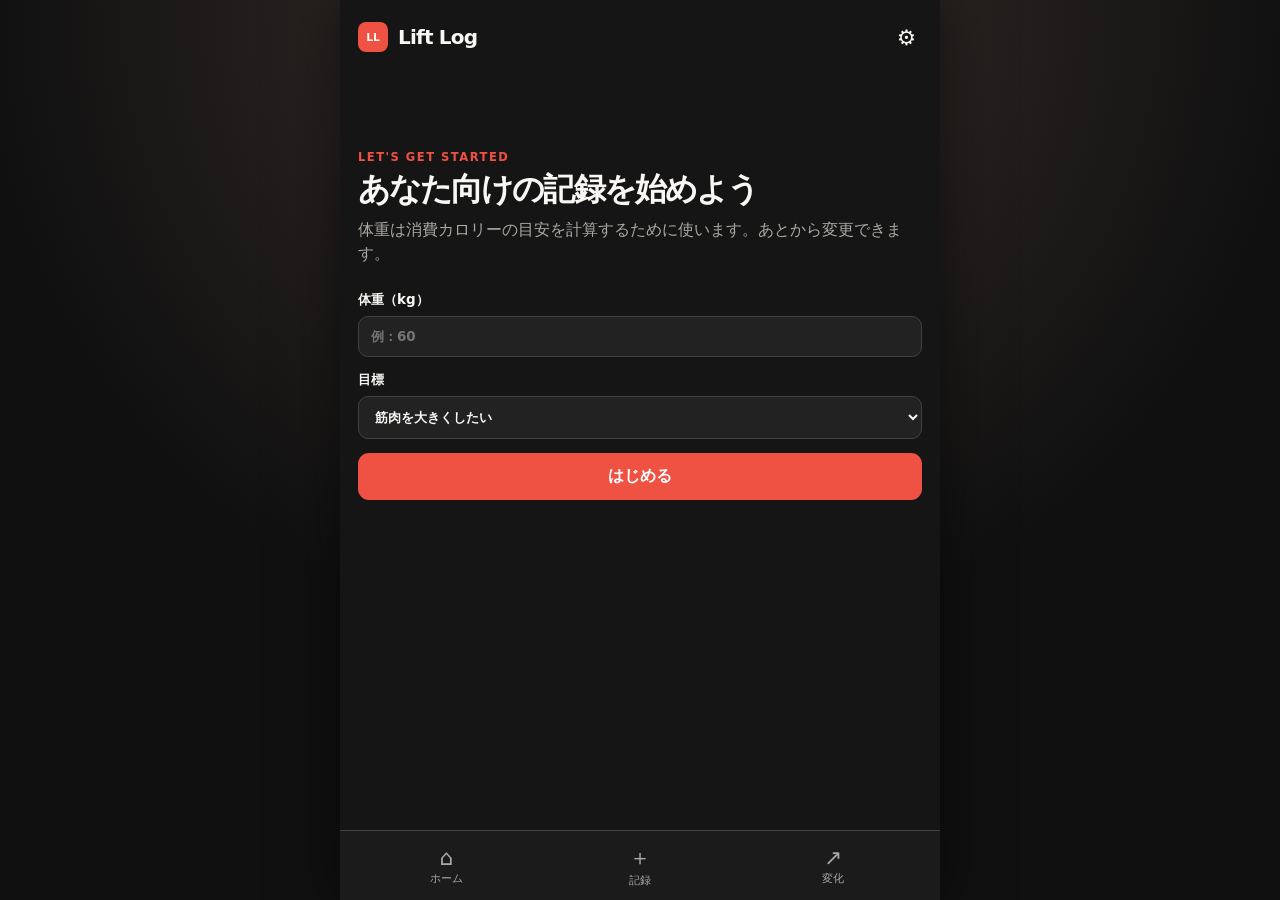
<file: index.html>
<!doctype html>
<html lang="ja">
<head>
  <meta charset="UTF-8">
  <meta name="viewport" content="width=device-width, initial-scale=1, viewport-fit=cover">
  <meta name="theme-color" content="#151515">
  <meta name="apple-mobile-web-app-capable" content="yes">
  <link rel="manifest" href="manifest.webmanifest?v=6">
  <link rel="apple-touch-icon" href="icon.svg">
  <link rel="stylesheet" href="style.css?v=6">
  <link rel="stylesheet" href="history.css?v=6">
  <link rel="stylesheet" href="calendar-v7.css?v=7">
  <title>Lift Log</title>
</head>
<body>
  <main class="app">
    <header class="topbar"><div class="brand"><span>LL</span><h1>Lift Log</h1></div><button id="settings" class="icon" aria-label="設定">⚙</button></header>
    <section id="onboarding" class="onboarding" hidden></section>
    <section id="home" hidden></section>
    <section id="workout" hidden></section>
    <section id="progress" hidden></section>
    <section id="settingsPage" hidden></section>
  </main>
  <nav id="nav" hidden><button data-page="home">⌂<span>ホーム</span></button><button data-page="workout">＋<span>記録</span></button><button data-page="progress">↗<span>変化</span></button></nav>
  <dialog id="dialog"></dialog>
  <script src="app-v7.js?v=7"></script>
</body>
</html>
</file>
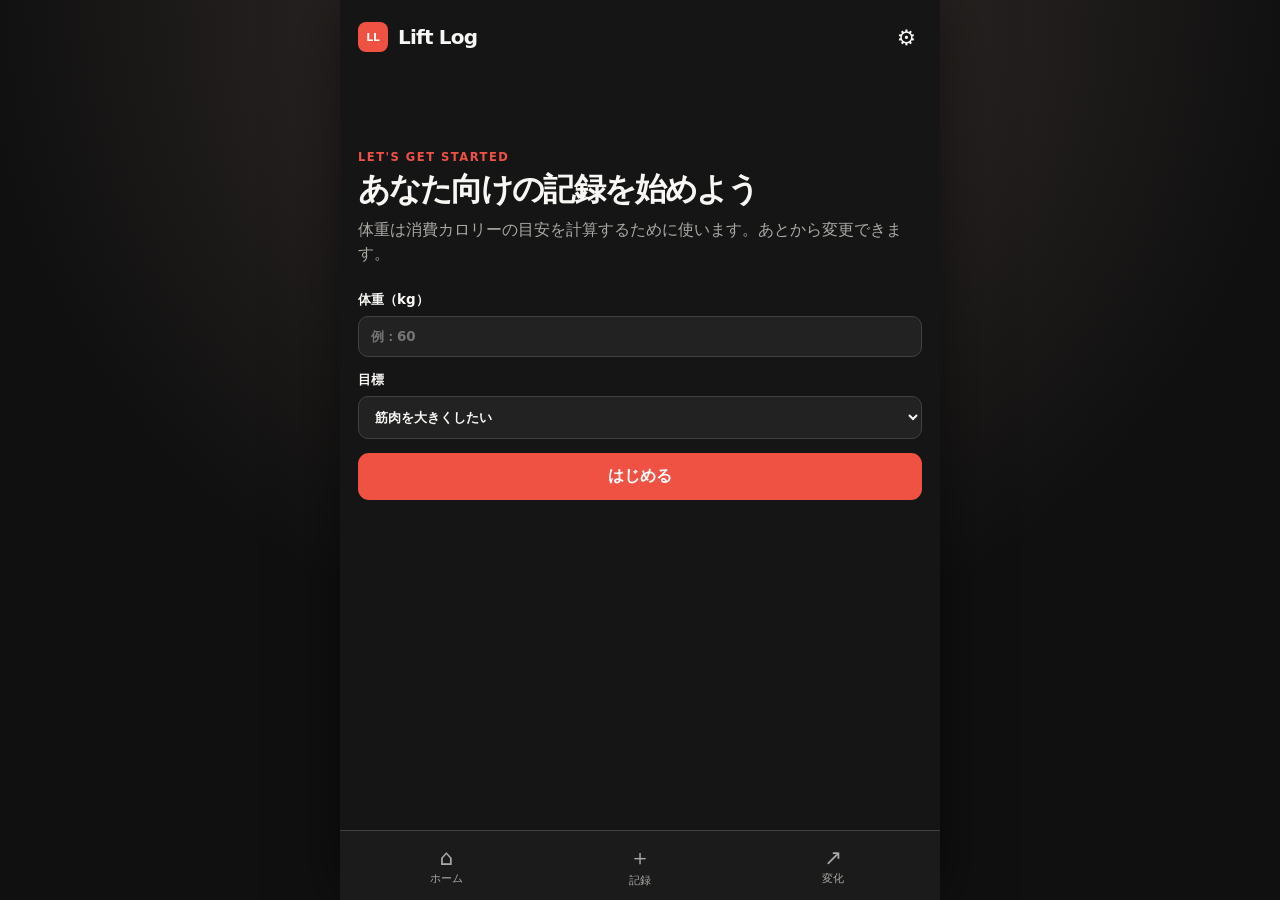
<file: index-v7.html>
<!doctype html>
<html lang="ja">
<head>
  <meta charset="UTF-8">
  <meta name="viewport" content="width=device-width, initial-scale=1, viewport-fit=cover">
  <meta name="theme-color" content="#151515">
  <meta name="apple-mobile-web-app-capable" content="yes">
  <link rel="manifest" href="manifest-v7.webmanifest">
  <link rel="apple-touch-icon" href="icon.svg">
  <link rel="stylesheet" href="style.css?v=7">
  <link rel="stylesheet" href="history.css?v=7">
  <link rel="stylesheet" href="calendar-v7.css?v=7">
  <title>Lift Log</title>
</head>
<body>
  <main class="app">
    <header class="topbar"><div class="brand"><span>LL</span><h1>Lift Log</h1></div><button id="settings" class="icon" aria-label="設定">⚙</button></header>
    <section id="onboarding" class="onboarding" hidden></section>
    <section id="home" hidden></section>
    <section id="workout" hidden></section>
    <section id="progress" hidden></section>
    <section id="settingsPage" hidden></section>
  </main>
  <nav id="nav" hidden><button data-page="home">⌂<span>ホーム</span></button><button data-page="workout">＋<span>記録</span></button><button data-page="progress">↗<span>変化</span></button></nav>
  <dialog id="dialog"></dialog>
  <script src="app-v7.js?v=7"></script>
</body>
</html>
</file>
<file: style.css>
:root{--bg:#151515;--panel:#222;--panel2:#2d2d2d;--line:#414141;--ink:#f8f7f4;--muted:#aaa8a3;--red:#ef5143;--orange:#f9a443;--green:#78c66e}*{box-sizing:border-box}body{margin:0;background:var(--bg);color:var(--ink);font-family:system-ui,-apple-system,"Segoe UI",sans-serif}.app{width:min(100%,600px);min-height:100dvh;margin:auto;padding:calc(16px + env(safe-area-inset-top)) 18px calc(92px + env(safe-area-inset-bottom))}.topbar{display:flex;height:42px;align-items:center;justify-content:space-between;margin-bottom:20px}.brand{display:flex;align-items:center;gap:10px}.brand span{display:grid;place-items:center;width:30px;height:30px;border-radius:8px;background:var(--red);font-size:.67rem;font-weight:900}.brand h1{margin:0;font-size:1.25rem;letter-spacing:-.04em}.icon,.text{border:0;background:none;color:var(--ink);font:inherit;cursor:pointer}.icon{font-size:1.35rem}.onboarding{padding-top:8vh}.kicker{margin:0 0 7px;color:var(--red);font-size:.72rem;font-weight:800;letter-spacing:.13em}.onboarding h2{margin:0 0 10px;font-size:2rem;letter-spacing:-.06em;line-height:1.16}.lead,.muted{color:var(--muted);line-height:1.5}.lead{margin:0 0 25px}.stack{display:grid;gap:14px}label{display:grid;gap:7px;font-size:.84rem;font-weight:750}input,select{width:100%;min-width:0;border:1px solid var(--line);border-radius:10px;padding:12px;background:var(--panel);color:var(--ink);font:inherit}input:focus,select:focus{outline:2px solid #ef514366;border-color:var(--red)}button{font:inherit}.primary,.secondary{border:0;border-radius:11px;padding:13px 15px;color:#fff;font-weight:850;cursor:pointer}.primary{background:var(--red)}.secondary{background:var(--panel2);border:1px solid var(--line)}.card{border:1px solid var(--line);border-radius:15px;background:var(--panel);padding:16px}.hero{border:1px solid var(--line);border-radius:17px;padding:22px;background:linear-gradient(135deg,#363636,#202020)}.hero .date{color:var(--muted);font-size:.78rem}.hero h2{margin:8px 0;font-size:1.65rem;letter-spacing:-.055em;line-height:1.12}.hero p{margin:0;color:#d4d2cd;font-size:.88rem}.section-head{display:flex;align-items:end;justify-content:space-between;margin:27px 0 11px}.section-head h2{margin:0;font-size:1.13rem;letter-spacing:-.03em}.section-head button{color:var(--red);font-size:.8rem}.part-grid{display:grid;grid-template-columns:1fr 1fr;gap:10px}.part{min-height:78px;text-align:left;border:1px solid var(--line);border-radius:13px;background:var(--panel);color:var(--ink);padding:14px;cursor:pointer}.part strong{display:block;font-size:1.05rem}.part small{display:block;margin-top:5px;color:var(--muted)}.part.selected{border-color:var(--red);background:#412724}.part.selected small{color:#f6b0aa}.recommend{border-left:4px solid var(--orange)}.recommend p{margin:5px 0 0;font-size:.86rem;color:var(--muted)}.stats{display:grid;grid-template-columns:repeat(3,1fr);gap:9px}.stat strong{display:block;font-size:1.35rem;letter-spacing:-.06em}.stat span{font-size:.72rem;color:var(--muted)}.exercise{display:grid;grid-template-columns:1.25fr .8fr .65fr .65fr 28px;gap:7px;align-items:end;border-bottom:1px solid var(--line);padding:12px 0}.exercise:last-child{border:0}.exercise label{font-size:.68rem}.exercise input,.exercise select{padding:9px 7px;font-size:.86rem}.remove{border:0;background:none;color:#ff9a92;font-size:1.25rem;cursor:pointer;padding-bottom:7px}.mini-label{font-size:.73rem;color:var(--muted);font-weight:700}.actions{display:grid;gap:10px;margin-top:16px}.two{display:grid;grid-template-columns:1fr 1fr;gap:10px}.calorie{background:#263128;border-color:#416044}.calorie strong{font-size:1.45rem;color:var(--green)}.notice{font-size:.78rem;line-height:1.5;color:var(--muted)}.history{display:grid;gap:9px}.history-item{display:flex;align-items:center;gap:10px}.history-item .grow{flex:1}.history-item h3{margin:0;font-size:.94rem}.history-item p{margin:4px 0 0;font-size:.75rem;color:var(--muted)}.tag{color:var(--orange);font-size:.72rem;font-weight:800}.empty{padding:25px 12px;border:1px dashed var(--line);border-radius:13px;text-align:center;color:var(--muted);font-size:.85rem}nav{position:fixed;z-index:4;bottom:0;left:50%;transform:translateX(-50%);width:min(100%,600px);display:grid;grid-template-columns:repeat(3,1fr);padding:8px 10px calc(8px + env(safe-area-inset-bottom));background:#1c1c1cf2;border-top:1px solid var(--line);backdrop-filter:blur(12px)}nav button{border:0;background:none;color:var(--muted);font-size:1.35rem;cursor:pointer;padding:4px}nav span{display:block;font-size:.67rem;margin-top:2px}nav button.active{color:var(--red)}dialog{width:min(calc(100% - 32px),500px);border:1px solid var(--line);border-radius:16px;background:var(--panel);color:var(--ink);padding:21px}dialog::backdrop{background:#000a}.modal-head{display:flex;align-items:center;justify-content:space-between;margin-bottom:15px}.modal-head h2{margin:0;font-size:1.2rem}.chart{width:100%;height:130px;display:block}.chart path{fill:none;stroke:var(--red);stroke-width:3;stroke-linecap:round}.chart line{stroke:var(--line)}.chart circle{fill:var(--red)}@media(min-width:601px){body{background:radial-gradient(circle at 50% 0,#39312e,#101010 60%)}.app{background:var(--bg);box-shadow:0 0 55px #0008}}
</file>
<file: history.css>
.history-filter {
  display: grid;
  grid-template-columns: repeat(5, 1fr);
  gap: 7px;
  margin-bottom: 10px;
}

.history-filter button {
  border: 1px solid var(--line);
  border-radius: 10px;
  padding: 10px 4px;
  background: var(--panel);
  color: var(--muted);
  font-size: .78rem;
  font-weight: 800;
}

.history-filter button.selected {
  border-color: var(--red);
  background: #412724;
  color: var(--ink);
}

.history-detail {
  padding: 0;
  overflow: hidden;
}

.history-detail summary {
  display: flex;
  align-items: center;
  gap: 10px;
  padding: 16px;
  cursor: pointer;
  list-style: none;
}

.history-detail summary::-webkit-details-marker { display: none; }
.history-detail .grow { flex: 1; }
.history-detail h3 { margin: 0; font-size: .94rem; }
.history-detail summary p { margin: 4px 0 0; color: var(--muted); font-size: .75rem; }

.exercise-history {
  display: grid;
  gap: 0;
  margin: 0;
  padding: 0 16px;
  list-style: none;
  border-top: 1px solid var(--line);
}

.exercise-history li {
  display: flex;
  justify-content: space-between;
  gap: 12px;
  padding: 12px 0;
  border-bottom: 1px solid var(--line);
  font-size: .8rem;
}

.exercise-history span { color: var(--muted); text-align: right; }
.treadmill-history { margin: 0; padding: 12px 16px; color: var(--muted); font-size: .78rem; }

.exercise { grid-template-columns: 1fr 1.45fr .72fr .62fr .72fr 28px; }

@media (max-width: 520px) {
  .history-filter { grid-template-columns: repeat(5, minmax(0, 1fr)); }
  .exercise { grid-template-columns: repeat(3, 1fr); }
  .exercise label:nth-child(1), .exercise label:nth-child(2) { grid-column: span 3; }
}
</file>
<file: calendar-v7.css>
.history-filter { grid-template-columns: repeat(3, 1fr); }

.calendar-card { padding: 14px; }
.calendar-head { display: flex; align-items: center; justify-content: space-between; }
.calendar-head h3 { margin: 0; font-size: 1rem; }
.calendar-head button { width: 38px; height: 38px; border: 1px solid var(--line); border-radius: 10px; background: var(--panel2); color: var(--ink); font-size: 1.5rem; }
.pace { display: grid; grid-template-columns: 1fr 1fr; gap: 8px; margin: 14px 0; }
.pace strong { padding: 12px; border-radius: 11px; background: var(--panel2); color: var(--red); font-size: 1.35rem; }
.pace small { display: block; margin-top: 3px; color: var(--muted); font-size: .68rem; }
.weekdays, .calendar-grid { display: grid; grid-template-columns: repeat(7, 1fr); gap: 4px; }
.weekdays { margin-bottom: 5px; color: var(--muted); font-size: .67rem; text-align: center; }
.calendar-day { position: relative; display: grid; place-items: center; aspect-ratio: 1; border-radius: 9px; background: #292929; font-size: .74rem; }
.calendar-day.blank { visibility: hidden; }
.calendar-day.trained { background: #4b2926; color: #fff; outline: 1px solid var(--red); }
.calendar-day i { position: absolute; bottom: 5px; width: 5px; height: 5px; border-radius: 50%; background: var(--red); }

@media (max-width: 370px) {
  .calendar-card { padding: 10px; }
  .calendar-grid, .weekdays { gap: 2px; }
}
</file>
